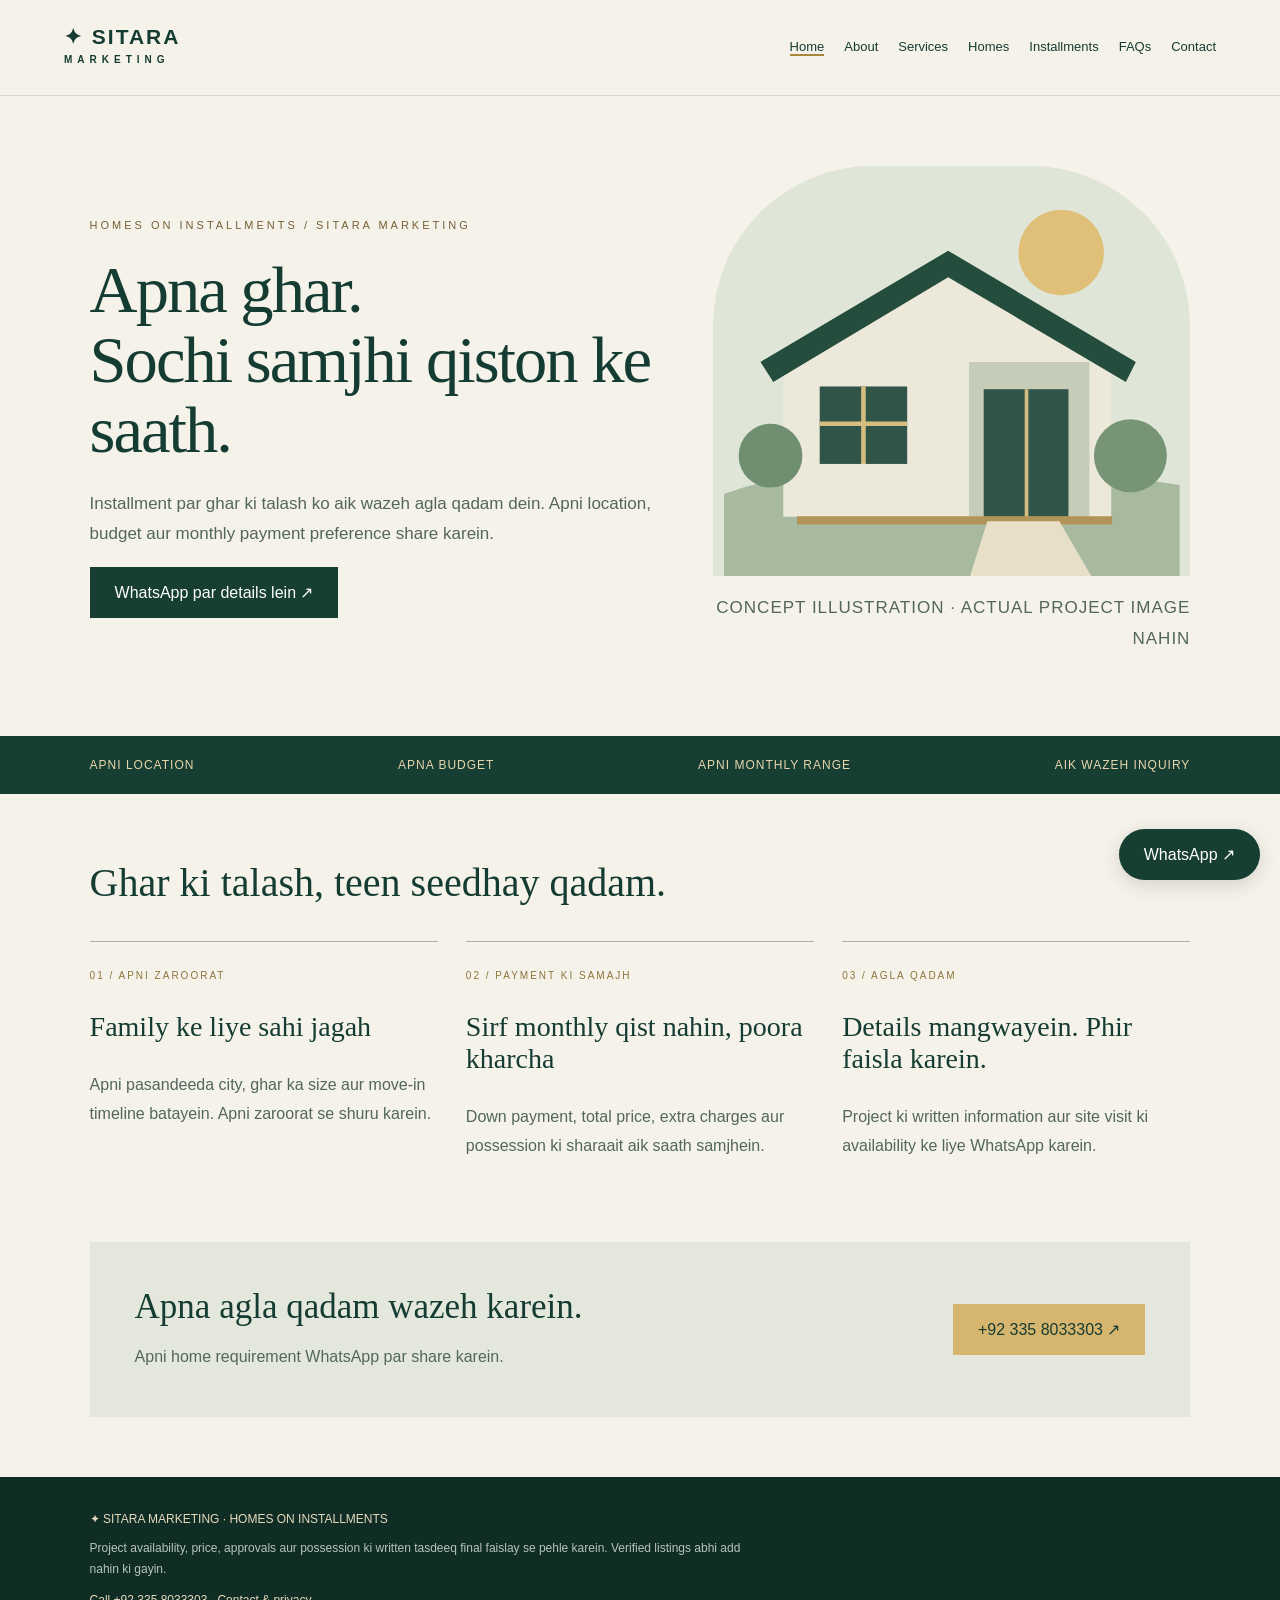
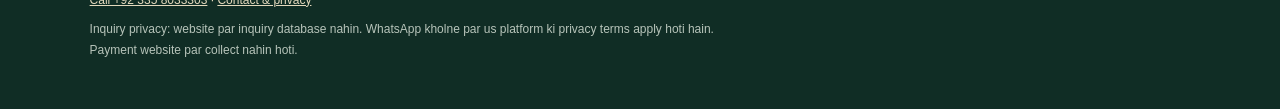
<file: website-html/index.html>
<!doctype html><html lang="ur-Latn"><head><meta charset="utf-8"><meta name="viewport" content="width=device-width,initial-scale=1"><title>Home | Sitara Marketing</title><meta name="description" content="Installment par ghar ki talash ko aik wazeh agla qadam dein. Apni location, budget aur monthly payment preference share karein."><link rel="stylesheet" href="style.css"></head><body><header><a class="brand" href="index.html">✦ SITARA<span>MARKETING</span></a><nav aria-label="Main navigation"><a href="index.html" aria-current="page">Home</a><a href="about.html">About</a><a href="services.html">Services</a><a href="homes.html">Homes</a><a href="installments.html">Installments</a><a href="faq.html">FAQs</a><a href="contact.html">Contact</a></nav></header><main><section class="hero"><div><div class="eyebrow">HOMES ON INSTALLMENTS / SITARA MARKETING</div><h1>Apna ghar.<br>Sochi samjhi qiston ke saath.</h1><p>Installment par ghar ki talash ko aik wazeh agla qadam dein. Apni location, budget aur monthly payment preference share karein.</p><a class="btn" href="https://wa.me/923358033303?text=Assalam%20o%20Alaikum%2C%20mujhe%20installment%20homes%20ki%20details%20chahiye.">WhatsApp par details lein ↗</a></div><div><div class="scene"><svg viewBox="0 0 500 450" xmlns="http://www.w3.org/2000/svg"><rect width="500" height="450" fill="#dfe6d8"/><circle cx="370" cy="95" r="47" fill="#e0bf79"/><path d="M0 360 Q160 300 500 350V450H0Z" fill="#a7baa0"/><path d="M65 385V205L246 112L425 205V385Z" fill="#ece9da"/><path d="M40 215L246 93L452 215L441 237L246 122L54 237Z" fill="#244d3d"/><path d="M269 215H401V385H269Z" fill="#c5ccb8"/><rect x="105" y="242" width="96" height="85" fill="#315448"/><path d="M153 242V327M105 283H201" stroke="#d5bd80" stroke-width="5"/><rect x="285" y="245" width="93" height="140" fill="#315448"/><path d="M332 245V385" stroke="#d5bd80" stroke-width="4"/><path d="M80 389H426" stroke="#b39458" stroke-width="9"/><path d="M270 450L289 390H368L403 450" fill="#e8dfc8"/><circle cx="51" cy="318" r="35" fill="#6f8f70"/><circle cx="446" cy="318" r="40" fill="#779575"/></svg></div><p class="caption">CONCEPT ILLUSTRATION · ACTUAL PROJECT IMAGE NAHIN</p></div></section><div class="strip"><span>APNI LOCATION</span><span>APNA BUDGET</span><span>APNI MONTHLY RANGE</span><span>AIK WAZEH INQUIRY</span></div><section class="section"><h2>Ghar ki talash, teen seedhay qadam.</h2><div class="cards"><article class="card"><small>01 / APNI ZAROORAT</small><h3>Family ke liye sahi jagah</h3><p>Apni pasandeeda city, ghar ka size aur move-in timeline batayein. Apni zaroorat se shuru karein.</p></article><article class="card"><small>02 / PAYMENT KI SAMAJH</small><h3>Sirf monthly qist nahin, poora kharcha</h3><p>Down payment, total price, extra charges aur possession ki sharaait aik saath samjhein.</p></article><article class="card"><small>03 / AGLA QADAM</small><h3>Details mangwayein. Phir faisla karein.</h3><p>Project ki written information aur site visit ki availability ke liye WhatsApp karein.</p></article></div></section><section class="callout"><div><h2>Apna agla qadam wazeh karein.</h2><p>Apni home requirement WhatsApp par share karein.</p></div><a class="btn gold" href="https://wa.me/923358033303">+92 335 8033303 ↗</a></section></main><footer>✦ SITARA MARKETING · HOMES ON INSTALLMENTS<p>Project availability, price, approvals aur possession ki written tasdeeq final faislay se pehle karein. Verified listings abhi add nahin ki gayin.</p><a href="tel:+923358033303">Call +92 335 8033303</a> · <a href="contact.html">Contact & privacy</a><p>Inquiry privacy: website par inquiry database nahin. WhatsApp kholne par us platform ki privacy terms apply hoti hain. Payment website par collect nahin hoti.</p></footer><a class="btn floating" href="https://wa.me/923358033303" aria-label="WhatsApp Sitara Marketing">WhatsApp ↗</a><script src="app.js"></script></body></html>
</file>
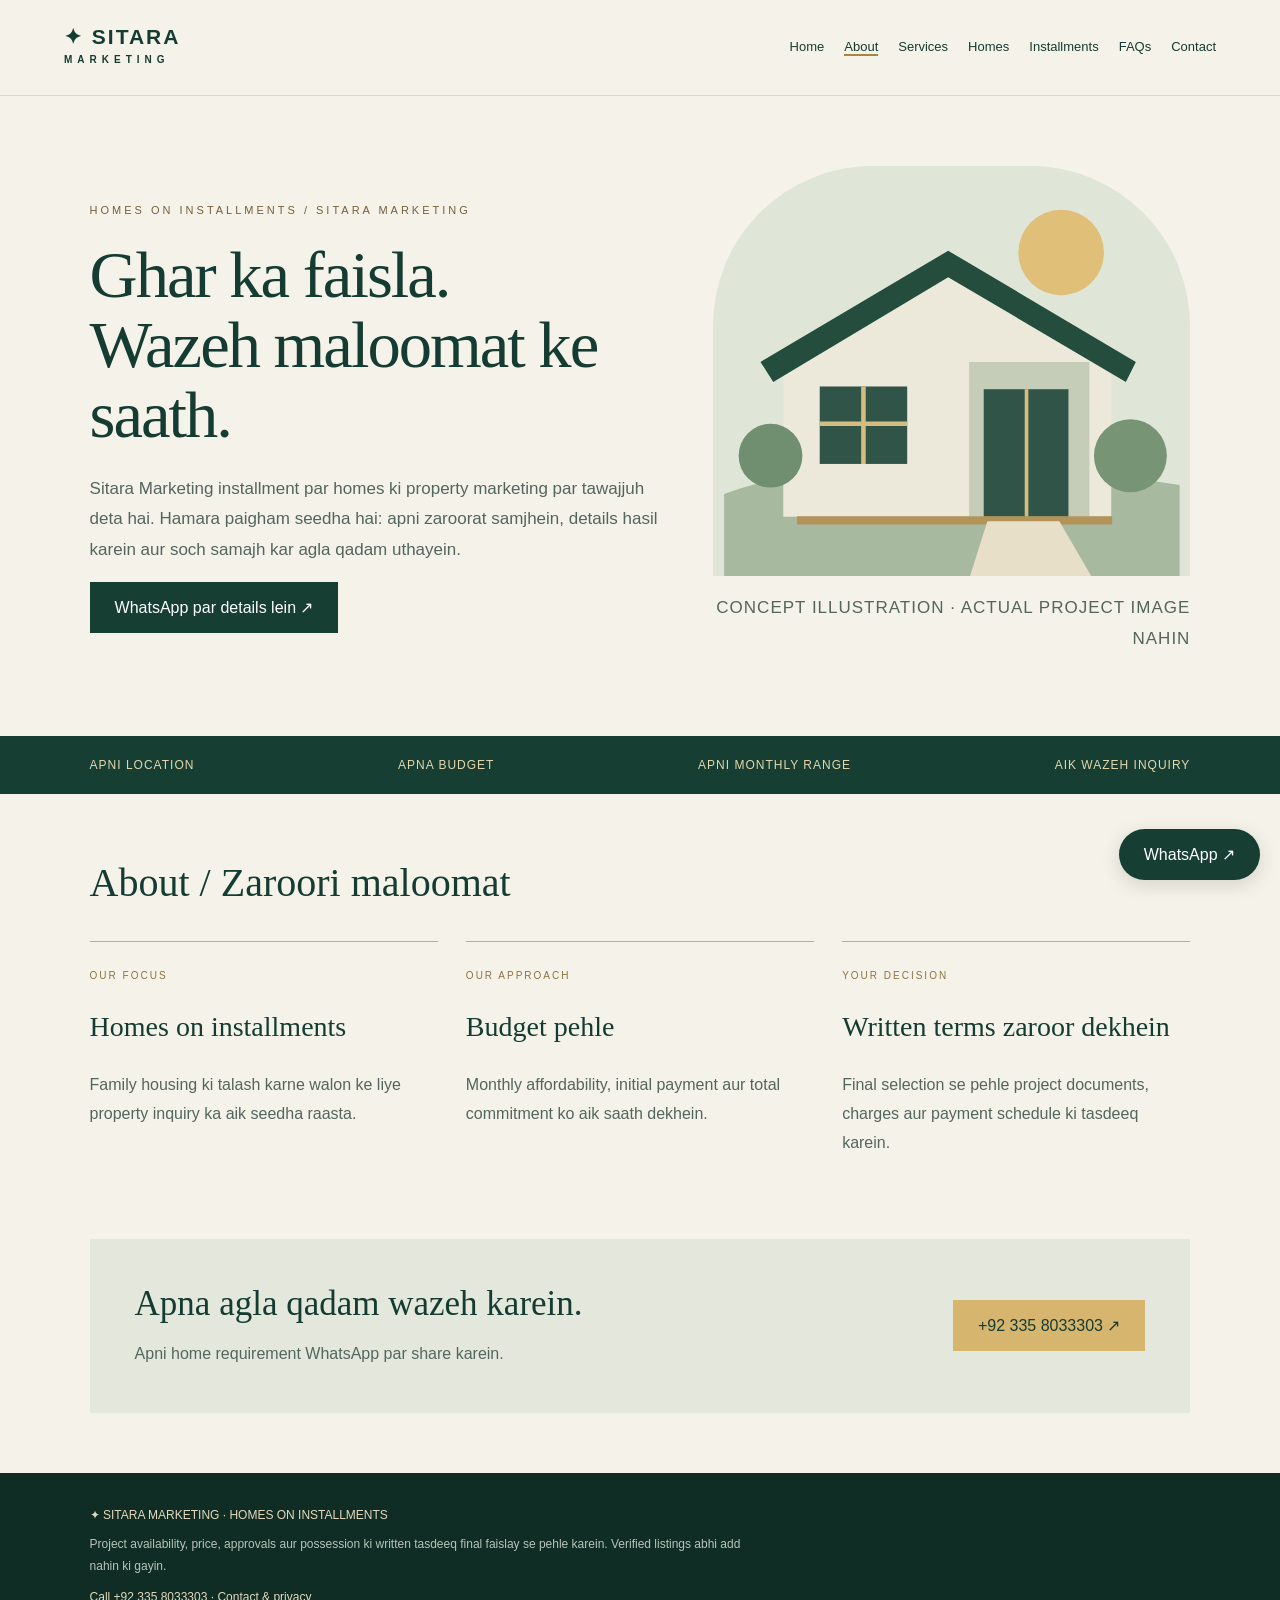
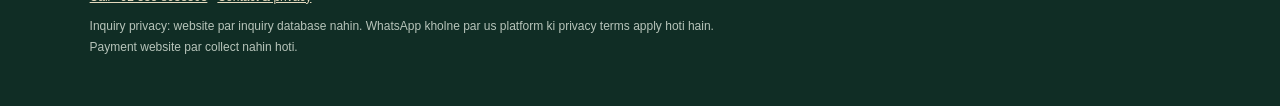
<file: website-html/about.html>
<!doctype html><html lang="ur-Latn"><head><meta charset="utf-8"><meta name="viewport" content="width=device-width,initial-scale=1"><title>About | Sitara Marketing</title><meta name="description" content="Sitara Marketing installment par homes ki property marketing par tawajjuh deta hai. Hamara paigham seedha hai: apni zaroorat samjhein, details hasil karein aur soch samajh kar agla qadam uthayein."><link rel="stylesheet" href="style.css"></head><body><header><a class="brand" href="index.html">✦ SITARA<span>MARKETING</span></a><nav aria-label="Main navigation"><a href="index.html">Home</a><a href="about.html" aria-current="page">About</a><a href="services.html">Services</a><a href="homes.html">Homes</a><a href="installments.html">Installments</a><a href="faq.html">FAQs</a><a href="contact.html">Contact</a></nav></header><main><section class="hero"><div><div class="eyebrow">HOMES ON INSTALLMENTS / SITARA MARKETING</div><h1>Ghar ka faisla.<br>Wazeh maloomat ke saath.</h1><p>Sitara Marketing installment par homes ki property marketing par tawajjuh deta hai. Hamara paigham seedha hai: apni zaroorat samjhein, details hasil karein aur soch samajh kar agla qadam uthayein.</p><a class="btn" href="https://wa.me/923358033303?text=Assalam%20o%20Alaikum%2C%20mujhe%20installment%20homes%20ki%20details%20chahiye.">WhatsApp par details lein ↗</a></div><div><div class="scene"><svg viewBox="0 0 500 450" xmlns="http://www.w3.org/2000/svg"><rect width="500" height="450" fill="#dfe6d8"/><circle cx="370" cy="95" r="47" fill="#e0bf79"/><path d="M0 360 Q160 300 500 350V450H0Z" fill="#a7baa0"/><path d="M65 385V205L246 112L425 205V385Z" fill="#ece9da"/><path d="M40 215L246 93L452 215L441 237L246 122L54 237Z" fill="#244d3d"/><path d="M269 215H401V385H269Z" fill="#c5ccb8"/><rect x="105" y="242" width="96" height="85" fill="#315448"/><path d="M153 242V327M105 283H201" stroke="#d5bd80" stroke-width="5"/><rect x="285" y="245" width="93" height="140" fill="#315448"/><path d="M332 245V385" stroke="#d5bd80" stroke-width="4"/><path d="M80 389H426" stroke="#b39458" stroke-width="9"/><path d="M270 450L289 390H368L403 450" fill="#e8dfc8"/><circle cx="51" cy="318" r="35" fill="#6f8f70"/><circle cx="446" cy="318" r="40" fill="#779575"/></svg></div><p class="caption">CONCEPT ILLUSTRATION · ACTUAL PROJECT IMAGE NAHIN</p></div></section><div class="strip"><span>APNI LOCATION</span><span>APNA BUDGET</span><span>APNI MONTHLY RANGE</span><span>AIK WAZEH INQUIRY</span></div><section class="section"><h2>About / Zaroori maloomat</h2><div class="cards"><article class="card"><small>OUR FOCUS</small><h3>Homes on installments</h3><p>Family housing ki talash karne walon ke liye property inquiry ka aik seedha raasta.</p></article><article class="card"><small>OUR APPROACH</small><h3>Budget pehle</h3><p>Monthly affordability, initial payment aur total commitment ko aik saath dekhein.</p></article><article class="card"><small>YOUR DECISION</small><h3>Written terms zaroor dekhein</h3><p>Final selection se pehle project documents, charges aur payment schedule ki tasdeeq karein.</p></article></div></section><section class="callout"><div><h2>Apna agla qadam wazeh karein.</h2><p>Apni home requirement WhatsApp par share karein.</p></div><a class="btn gold" href="https://wa.me/923358033303">+92 335 8033303 ↗</a></section></main><footer>✦ SITARA MARKETING · HOMES ON INSTALLMENTS<p>Project availability, price, approvals aur possession ki written tasdeeq final faislay se pehle karein. Verified listings abhi add nahin ki gayin.</p><a href="tel:+923358033303">Call +92 335 8033303</a> · <a href="contact.html">Contact & privacy</a><p>Inquiry privacy: website par inquiry database nahin. WhatsApp kholne par us platform ki privacy terms apply hoti hain. Payment website par collect nahin hoti.</p></footer><a class="btn floating" href="https://wa.me/923358033303" aria-label="WhatsApp Sitara Marketing">WhatsApp ↗</a><script src="app.js"></script></body></html>
</file>
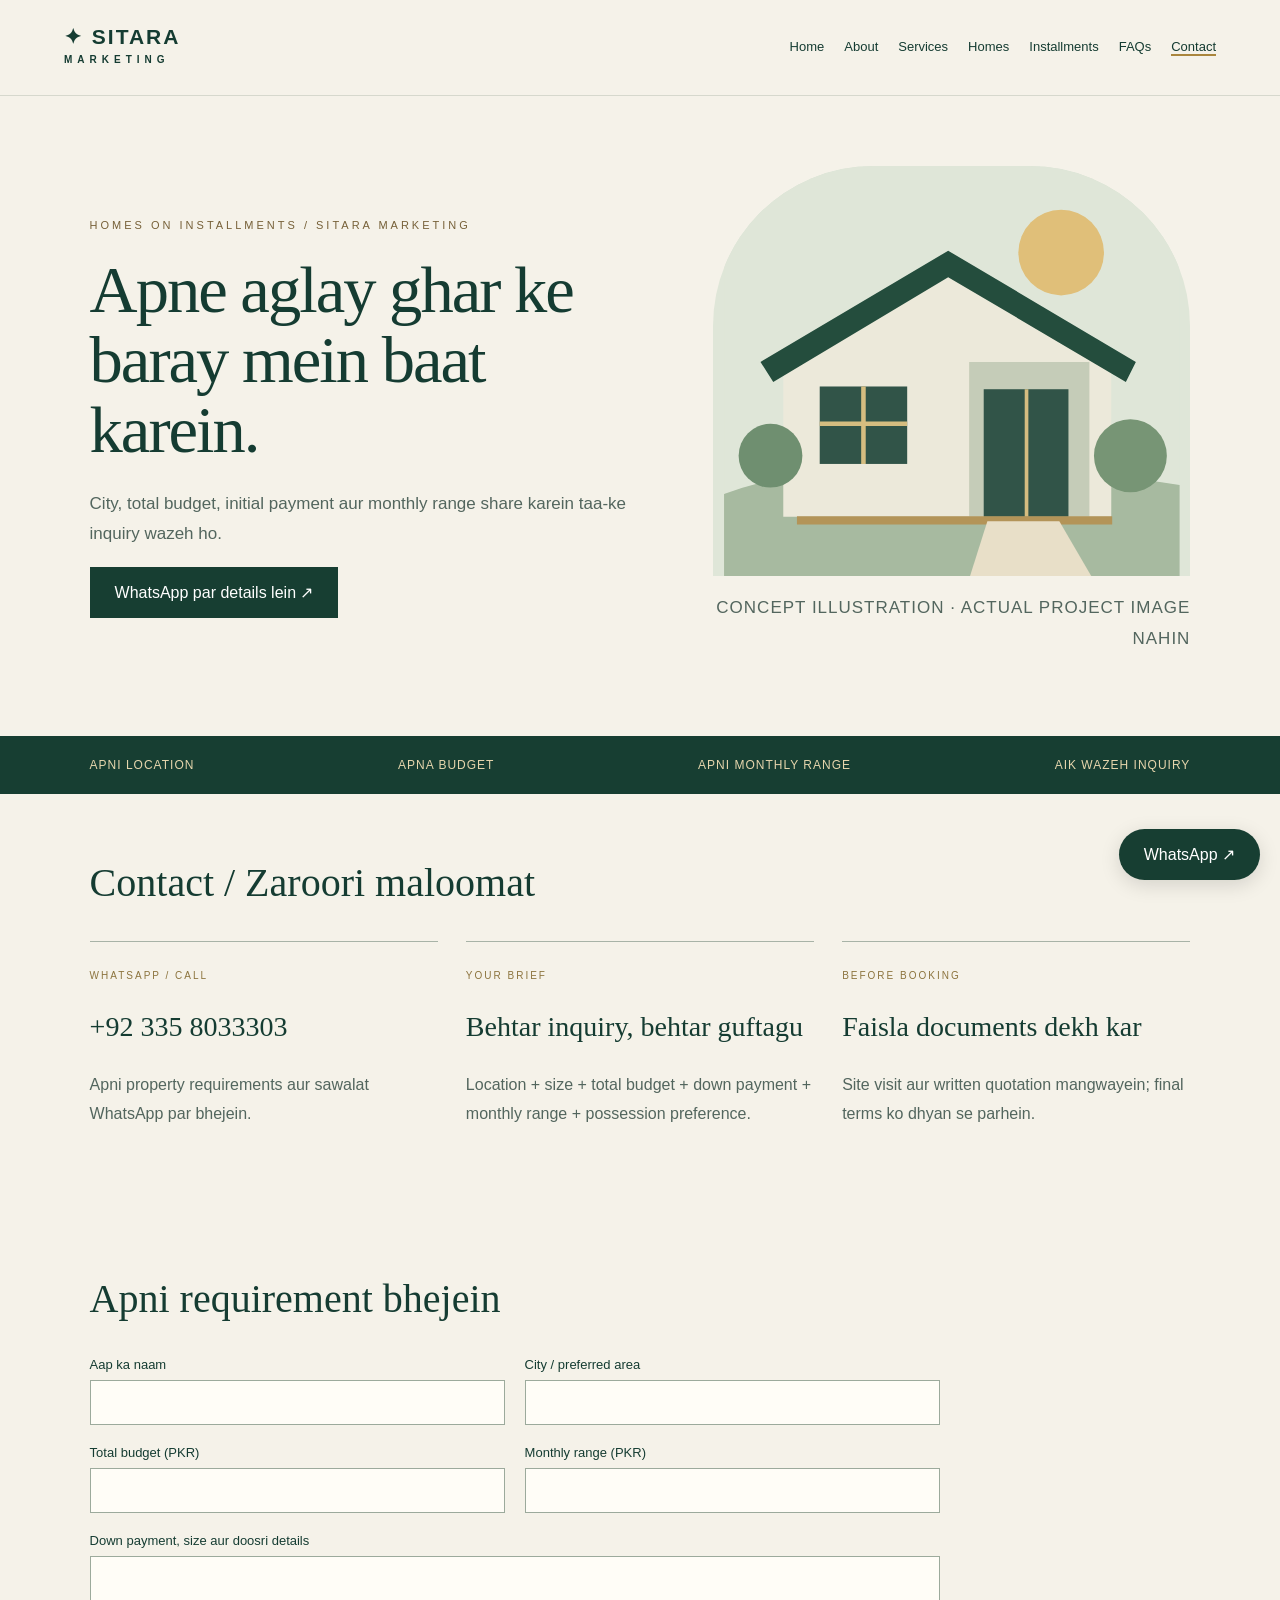
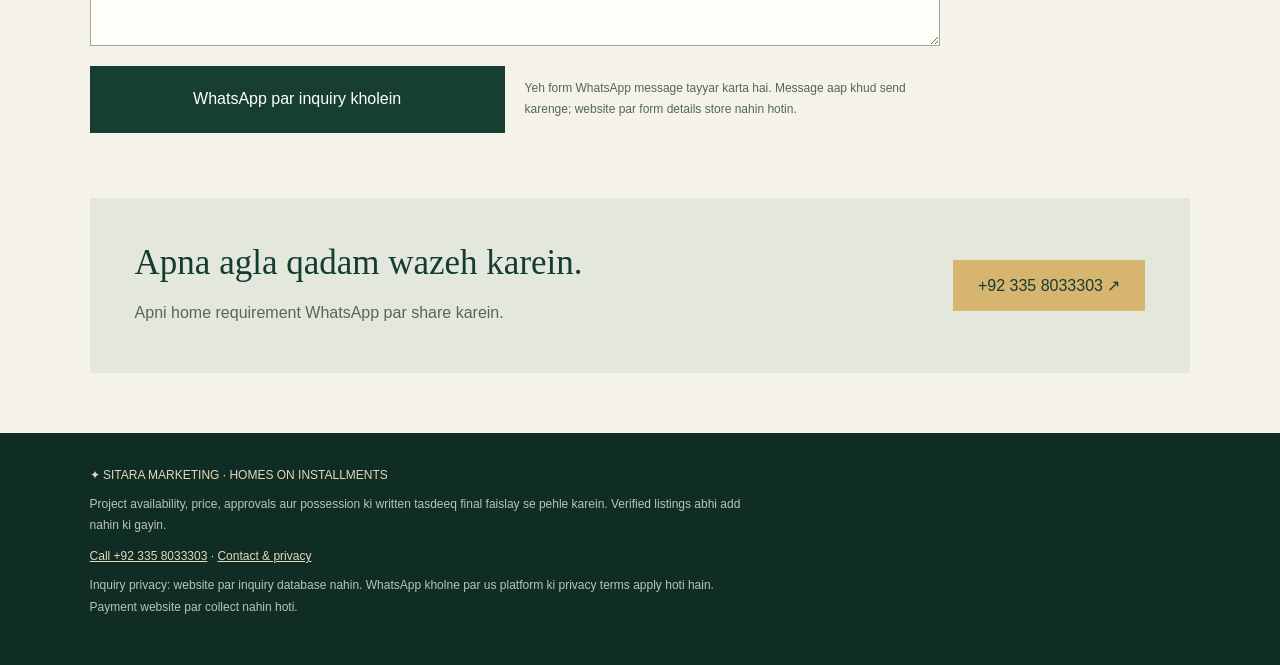
<file: website-html/contact.html>
<!doctype html><html lang="ur-Latn"><head><meta charset="utf-8"><meta name="viewport" content="width=device-width,initial-scale=1"><title>Contact | Sitara Marketing</title><meta name="description" content="City, total budget, initial payment aur monthly range share karein taa-ke inquiry wazeh ho."><link rel="stylesheet" href="style.css"></head><body><header><a class="brand" href="index.html">✦ SITARA<span>MARKETING</span></a><nav aria-label="Main navigation"><a href="index.html">Home</a><a href="about.html">About</a><a href="services.html">Services</a><a href="homes.html">Homes</a><a href="installments.html">Installments</a><a href="faq.html">FAQs</a><a href="contact.html" aria-current="page">Contact</a></nav></header><main><section class="hero"><div><div class="eyebrow">HOMES ON INSTALLMENTS / SITARA MARKETING</div><h1>Apne aglay ghar ke<br>baray mein baat karein.</h1><p>City, total budget, initial payment aur monthly range share karein taa-ke inquiry wazeh ho.</p><a class="btn" href="https://wa.me/923358033303?text=Assalam%20o%20Alaikum%2C%20mujhe%20installment%20homes%20ki%20details%20chahiye.">WhatsApp par details lein ↗</a></div><div><div class="scene"><svg viewBox="0 0 500 450" xmlns="http://www.w3.org/2000/svg"><rect width="500" height="450" fill="#dfe6d8"/><circle cx="370" cy="95" r="47" fill="#e0bf79"/><path d="M0 360 Q160 300 500 350V450H0Z" fill="#a7baa0"/><path d="M65 385V205L246 112L425 205V385Z" fill="#ece9da"/><path d="M40 215L246 93L452 215L441 237L246 122L54 237Z" fill="#244d3d"/><path d="M269 215H401V385H269Z" fill="#c5ccb8"/><rect x="105" y="242" width="96" height="85" fill="#315448"/><path d="M153 242V327M105 283H201" stroke="#d5bd80" stroke-width="5"/><rect x="285" y="245" width="93" height="140" fill="#315448"/><path d="M332 245V385" stroke="#d5bd80" stroke-width="4"/><path d="M80 389H426" stroke="#b39458" stroke-width="9"/><path d="M270 450L289 390H368L403 450" fill="#e8dfc8"/><circle cx="51" cy="318" r="35" fill="#6f8f70"/><circle cx="446" cy="318" r="40" fill="#779575"/></svg></div><p class="caption">CONCEPT ILLUSTRATION · ACTUAL PROJECT IMAGE NAHIN</p></div></section><div class="strip"><span>APNI LOCATION</span><span>APNA BUDGET</span><span>APNI MONTHLY RANGE</span><span>AIK WAZEH INQUIRY</span></div><section class="section"><h2>Contact / Zaroori maloomat</h2><div class="cards"><article class="card"><small>WHATSAPP / CALL</small><h3>+92 335 8033303</h3><p>Apni property requirements aur sawalat WhatsApp par bhejein.</p></article><article class="card"><small>YOUR BRIEF</small><h3>Behtar inquiry, behtar guftagu</h3><p>Location + size + total budget + down payment + monthly range + possession preference.</p></article><article class="card"><small>BEFORE BOOKING</small><h3>Faisla documents dekh kar</h3><p>Site visit aur written quotation mangwayein; final terms ko dhyan se parhein.</p></article></div></section><section class="section"><h2>Apni requirement bhejein</h2><form id="inquiry"><label>Aap ka naam<input name="naam" required maxlength="100"></label><label>City / preferred area<input name="location" required maxlength="150"></label><label>Total budget (PKR)<input name="budget" required maxlength="80"></label><label>Monthly range (PKR)<input name="monthly" required maxlength="80"></label><label class="full">Down payment, size aur doosri details<textarea name="details" rows="4" maxlength="1500"></textarea></label><button class="btn" type="submit">WhatsApp par inquiry kholein</button><p class="note">Yeh form WhatsApp message tayyar karta hai. Message aap khud send karenge; website par form details store nahin hotin.</p></form></section><section class="callout"><div><h2>Apna agla qadam wazeh karein.</h2><p>Apni home requirement WhatsApp par share karein.</p></div><a class="btn gold" href="https://wa.me/923358033303">+92 335 8033303 ↗</a></section></main><footer>✦ SITARA MARKETING · HOMES ON INSTALLMENTS<p>Project availability, price, approvals aur possession ki written tasdeeq final faislay se pehle karein. Verified listings abhi add nahin ki gayin.</p><a href="tel:+923358033303">Call +92 335 8033303</a> · <a href="contact.html">Contact & privacy</a><p>Inquiry privacy: website par inquiry database nahin. WhatsApp kholne par us platform ki privacy terms apply hoti hain. Payment website par collect nahin hoti.</p></footer><a class="btn floating" href="https://wa.me/923358033303" aria-label="WhatsApp Sitara Marketing">WhatsApp ↗</a><script src="app.js"></script></body></html>
</file>
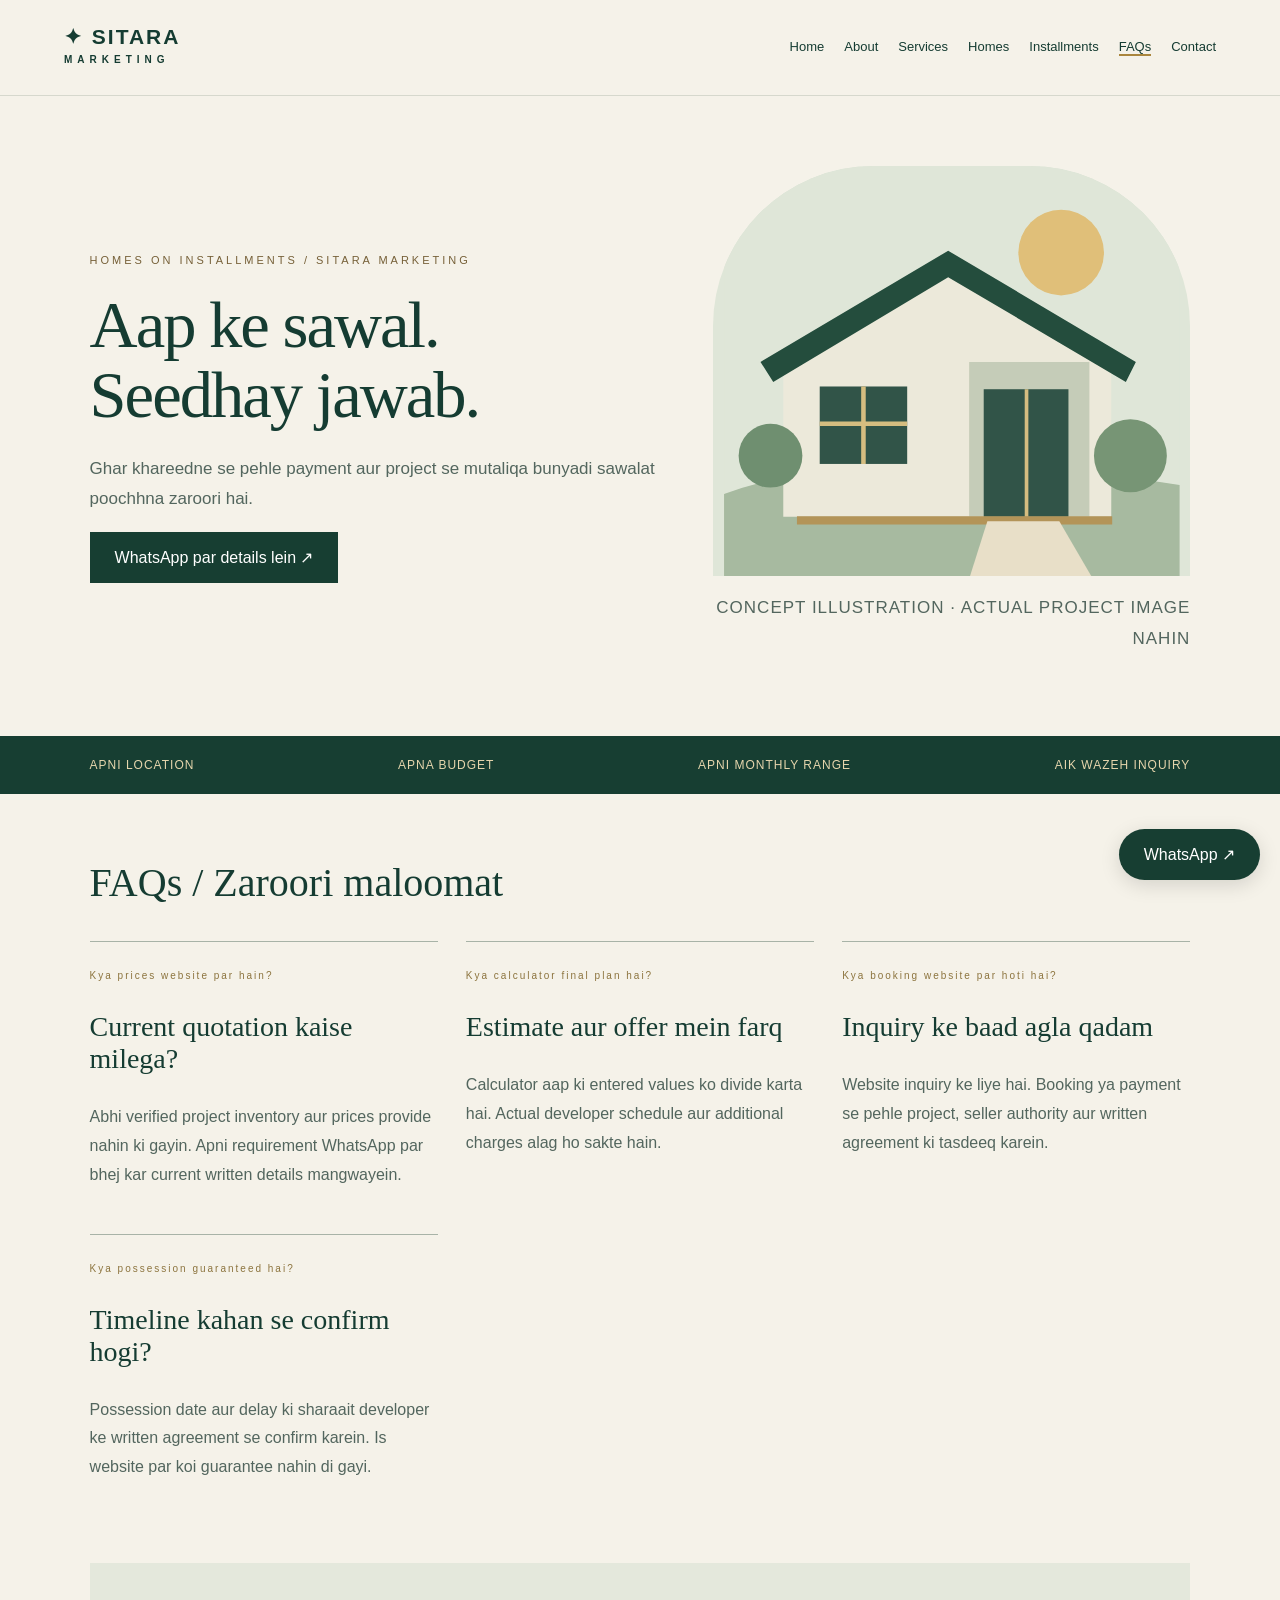
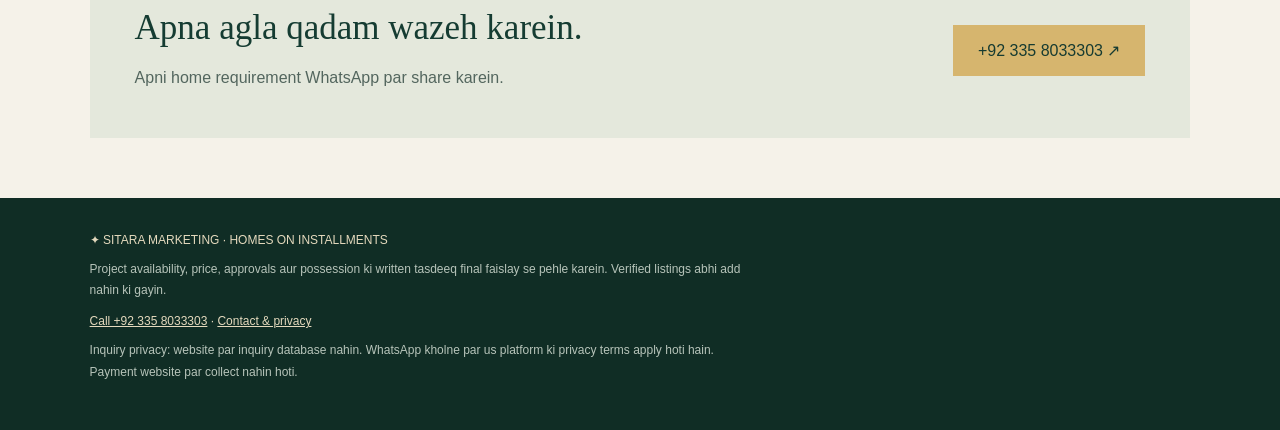
<file: website-html/faq.html>
<!doctype html><html lang="ur-Latn"><head><meta charset="utf-8"><meta name="viewport" content="width=device-width,initial-scale=1"><title>FAQs | Sitara Marketing</title><meta name="description" content="Ghar khareedne se pehle payment aur project se mutaliqa bunyadi sawalat poochhna zaroori hai."><link rel="stylesheet" href="style.css"></head><body><header><a class="brand" href="index.html">✦ SITARA<span>MARKETING</span></a><nav aria-label="Main navigation"><a href="index.html">Home</a><a href="about.html">About</a><a href="services.html">Services</a><a href="homes.html">Homes</a><a href="installments.html">Installments</a><a href="faq.html" aria-current="page">FAQs</a><a href="contact.html">Contact</a></nav></header><main><section class="hero"><div><div class="eyebrow">HOMES ON INSTALLMENTS / SITARA MARKETING</div><h1>Aap ke sawal.<br>Seedhay jawab.</h1><p>Ghar khareedne se pehle payment aur project se mutaliqa bunyadi sawalat poochhna zaroori hai.</p><a class="btn" href="https://wa.me/923358033303?text=Assalam%20o%20Alaikum%2C%20mujhe%20installment%20homes%20ki%20details%20chahiye.">WhatsApp par details lein ↗</a></div><div><div class="scene"><svg viewBox="0 0 500 450" xmlns="http://www.w3.org/2000/svg"><rect width="500" height="450" fill="#dfe6d8"/><circle cx="370" cy="95" r="47" fill="#e0bf79"/><path d="M0 360 Q160 300 500 350V450H0Z" fill="#a7baa0"/><path d="M65 385V205L246 112L425 205V385Z" fill="#ece9da"/><path d="M40 215L246 93L452 215L441 237L246 122L54 237Z" fill="#244d3d"/><path d="M269 215H401V385H269Z" fill="#c5ccb8"/><rect x="105" y="242" width="96" height="85" fill="#315448"/><path d="M153 242V327M105 283H201" stroke="#d5bd80" stroke-width="5"/><rect x="285" y="245" width="93" height="140" fill="#315448"/><path d="M332 245V385" stroke="#d5bd80" stroke-width="4"/><path d="M80 389H426" stroke="#b39458" stroke-width="9"/><path d="M270 450L289 390H368L403 450" fill="#e8dfc8"/><circle cx="51" cy="318" r="35" fill="#6f8f70"/><circle cx="446" cy="318" r="40" fill="#779575"/></svg></div><p class="caption">CONCEPT ILLUSTRATION · ACTUAL PROJECT IMAGE NAHIN</p></div></section><div class="strip"><span>APNI LOCATION</span><span>APNA BUDGET</span><span>APNI MONTHLY RANGE</span><span>AIK WAZEH INQUIRY</span></div><section class="section"><h2>FAQs / Zaroori maloomat</h2><div class="cards"><article class="card"><small>Kya prices website par hain?</small><h3>Current quotation kaise milega?</h3><p>Abhi verified project inventory aur prices provide nahin ki gayin. Apni requirement WhatsApp par bhej kar current written details mangwayein.</p></article><article class="card"><small>Kya calculator final plan hai?</small><h3>Estimate aur offer mein farq</h3><p>Calculator aap ki entered values ko divide karta hai. Actual developer schedule aur additional charges alag ho sakte hain.</p></article><article class="card"><small>Kya booking website par hoti hai?</small><h3>Inquiry ke baad agla qadam</h3><p>Website inquiry ke liye hai. Booking ya payment se pehle project, seller authority aur written agreement ki tasdeeq karein.</p></article><article class="card"><small>Kya possession guaranteed hai?</small><h3>Timeline kahan se confirm hogi?</h3><p>Possession date aur delay ki sharaait developer ke written agreement se confirm karein. Is website par koi guarantee nahin di gayi.</p></article></div></section><section class="callout"><div><h2>Apna agla qadam wazeh karein.</h2><p>Apni home requirement WhatsApp par share karein.</p></div><a class="btn gold" href="https://wa.me/923358033303">+92 335 8033303 ↗</a></section></main><footer>✦ SITARA MARKETING · HOMES ON INSTALLMENTS<p>Project availability, price, approvals aur possession ki written tasdeeq final faislay se pehle karein. Verified listings abhi add nahin ki gayin.</p><a href="tel:+923358033303">Call +92 335 8033303</a> · <a href="contact.html">Contact & privacy</a><p>Inquiry privacy: website par inquiry database nahin. WhatsApp kholne par us platform ki privacy terms apply hoti hain. Payment website par collect nahin hoti.</p></footer><a class="btn floating" href="https://wa.me/923358033303" aria-label="WhatsApp Sitara Marketing">WhatsApp ↗</a><script src="app.js"></script></body></html>
</file>
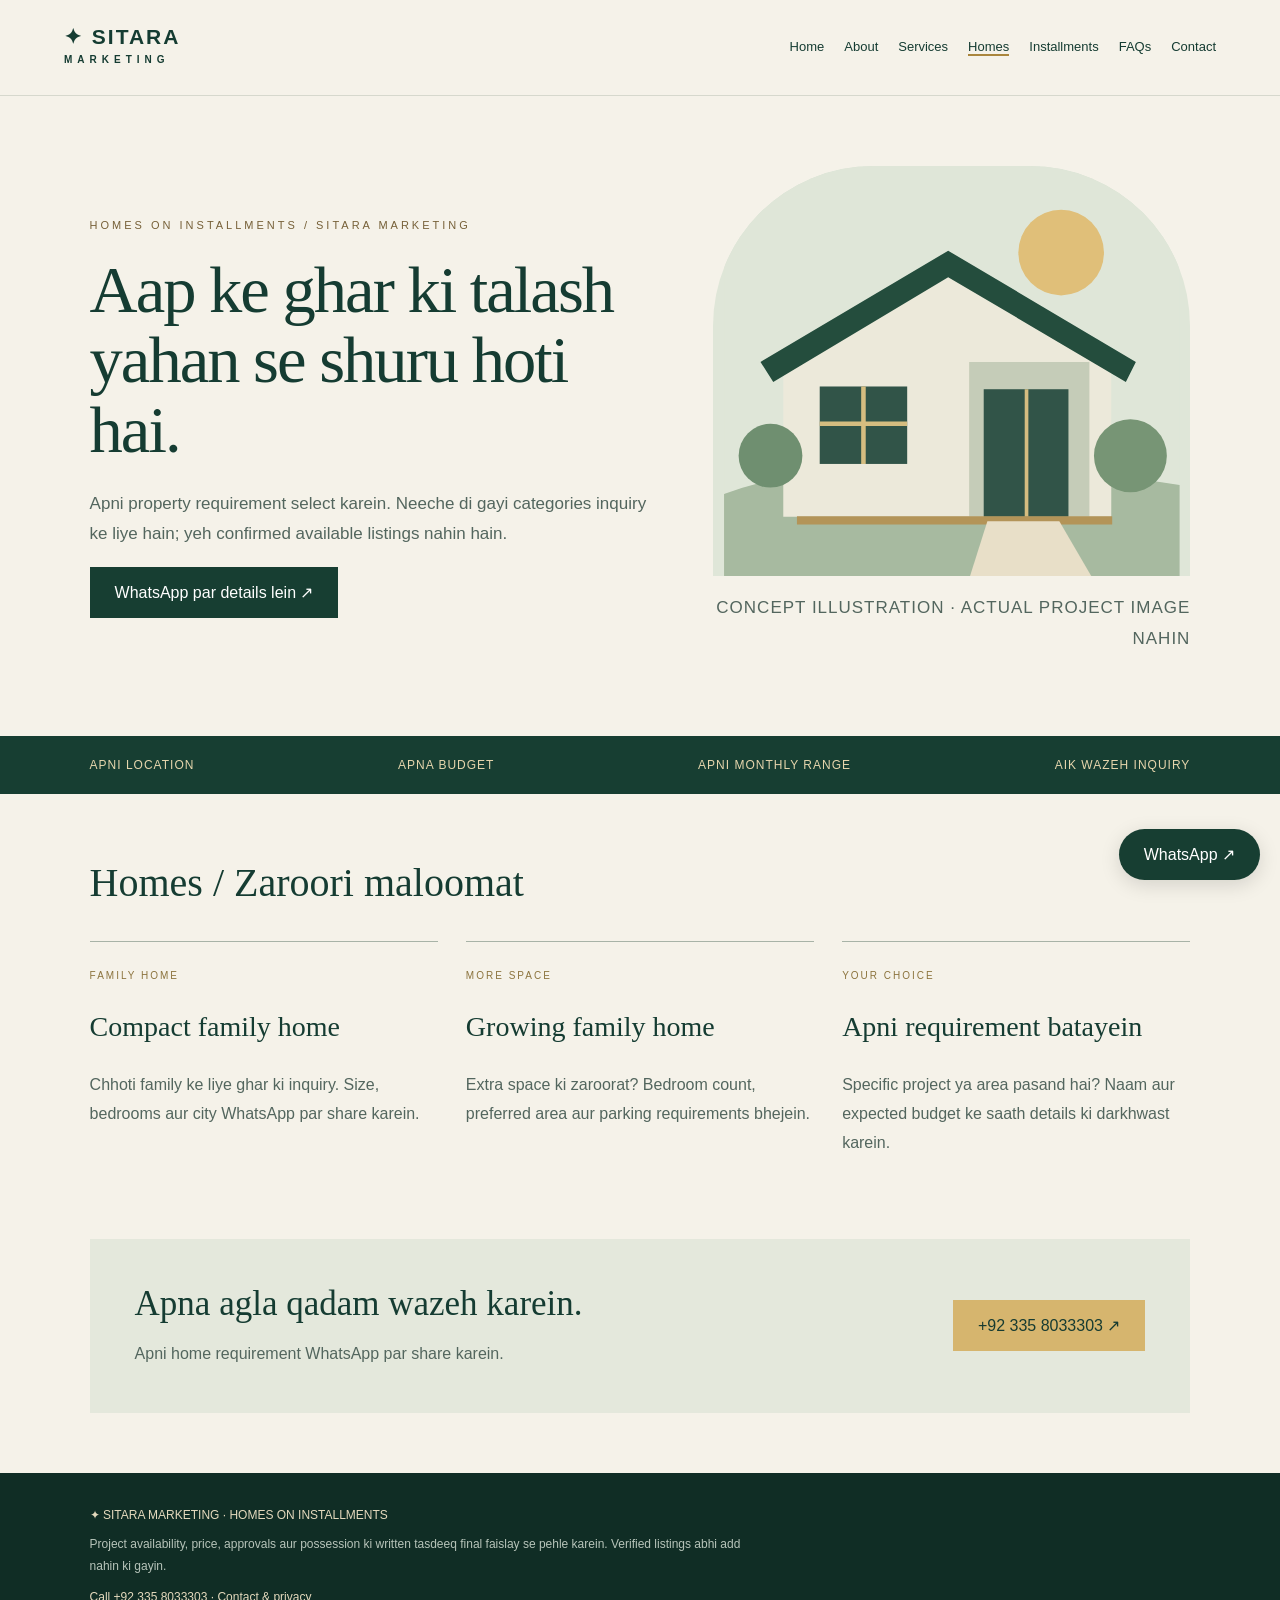
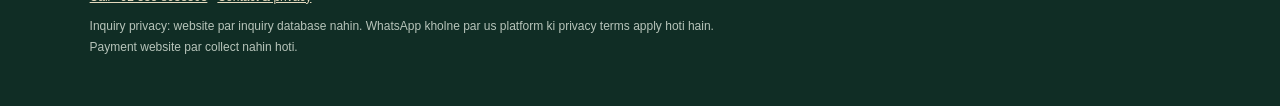
<file: website-html/homes.html>
<!doctype html><html lang="ur-Latn"><head><meta charset="utf-8"><meta name="viewport" content="width=device-width,initial-scale=1"><title>Homes | Sitara Marketing</title><meta name="description" content="Apni property requirement select karein. Neeche di gayi categories inquiry ke liye hain; yeh confirmed available listings nahin hain."><link rel="stylesheet" href="style.css"></head><body><header><a class="brand" href="index.html">✦ SITARA<span>MARKETING</span></a><nav aria-label="Main navigation"><a href="index.html">Home</a><a href="about.html">About</a><a href="services.html">Services</a><a href="homes.html" aria-current="page">Homes</a><a href="installments.html">Installments</a><a href="faq.html">FAQs</a><a href="contact.html">Contact</a></nav></header><main><section class="hero"><div><div class="eyebrow">HOMES ON INSTALLMENTS / SITARA MARKETING</div><h1>Aap ke ghar ki talash<br>yahan se shuru hoti hai.</h1><p>Apni property requirement select karein. Neeche di gayi categories inquiry ke liye hain; yeh confirmed available listings nahin hain.</p><a class="btn" href="https://wa.me/923358033303?text=Assalam%20o%20Alaikum%2C%20mujhe%20installment%20homes%20ki%20details%20chahiye.">WhatsApp par details lein ↗</a></div><div><div class="scene"><svg viewBox="0 0 500 450" xmlns="http://www.w3.org/2000/svg"><rect width="500" height="450" fill="#dfe6d8"/><circle cx="370" cy="95" r="47" fill="#e0bf79"/><path d="M0 360 Q160 300 500 350V450H0Z" fill="#a7baa0"/><path d="M65 385V205L246 112L425 205V385Z" fill="#ece9da"/><path d="M40 215L246 93L452 215L441 237L246 122L54 237Z" fill="#244d3d"/><path d="M269 215H401V385H269Z" fill="#c5ccb8"/><rect x="105" y="242" width="96" height="85" fill="#315448"/><path d="M153 242V327M105 283H201" stroke="#d5bd80" stroke-width="5"/><rect x="285" y="245" width="93" height="140" fill="#315448"/><path d="M332 245V385" stroke="#d5bd80" stroke-width="4"/><path d="M80 389H426" stroke="#b39458" stroke-width="9"/><path d="M270 450L289 390H368L403 450" fill="#e8dfc8"/><circle cx="51" cy="318" r="35" fill="#6f8f70"/><circle cx="446" cy="318" r="40" fill="#779575"/></svg></div><p class="caption">CONCEPT ILLUSTRATION · ACTUAL PROJECT IMAGE NAHIN</p></div></section><div class="strip"><span>APNI LOCATION</span><span>APNA BUDGET</span><span>APNI MONTHLY RANGE</span><span>AIK WAZEH INQUIRY</span></div><section class="section"><h2>Homes / Zaroori maloomat</h2><div class="cards"><article class="card"><small>FAMILY HOME</small><h3>Compact family home</h3><p>Chhoti family ke liye ghar ki inquiry. Size, bedrooms aur city WhatsApp par share karein.</p></article><article class="card"><small>MORE SPACE</small><h3>Growing family home</h3><p>Extra space ki zaroorat? Bedroom count, preferred area aur parking requirements bhejein.</p></article><article class="card"><small>YOUR CHOICE</small><h3>Apni requirement batayein</h3><p>Specific project ya area pasand hai? Naam aur expected budget ke saath details ki darkhwast karein.</p></article></div></section><section class="callout"><div><h2>Apna agla qadam wazeh karein.</h2><p>Apni home requirement WhatsApp par share karein.</p></div><a class="btn gold" href="https://wa.me/923358033303">+92 335 8033303 ↗</a></section></main><footer>✦ SITARA MARKETING · HOMES ON INSTALLMENTS<p>Project availability, price, approvals aur possession ki written tasdeeq final faislay se pehle karein. Verified listings abhi add nahin ki gayin.</p><a href="tel:+923358033303">Call +92 335 8033303</a> · <a href="contact.html">Contact & privacy</a><p>Inquiry privacy: website par inquiry database nahin. WhatsApp kholne par us platform ki privacy terms apply hoti hain. Payment website par collect nahin hoti.</p></footer><a class="btn floating" href="https://wa.me/923358033303" aria-label="WhatsApp Sitara Marketing">WhatsApp ↗</a><script src="app.js"></script></body></html>
</file>
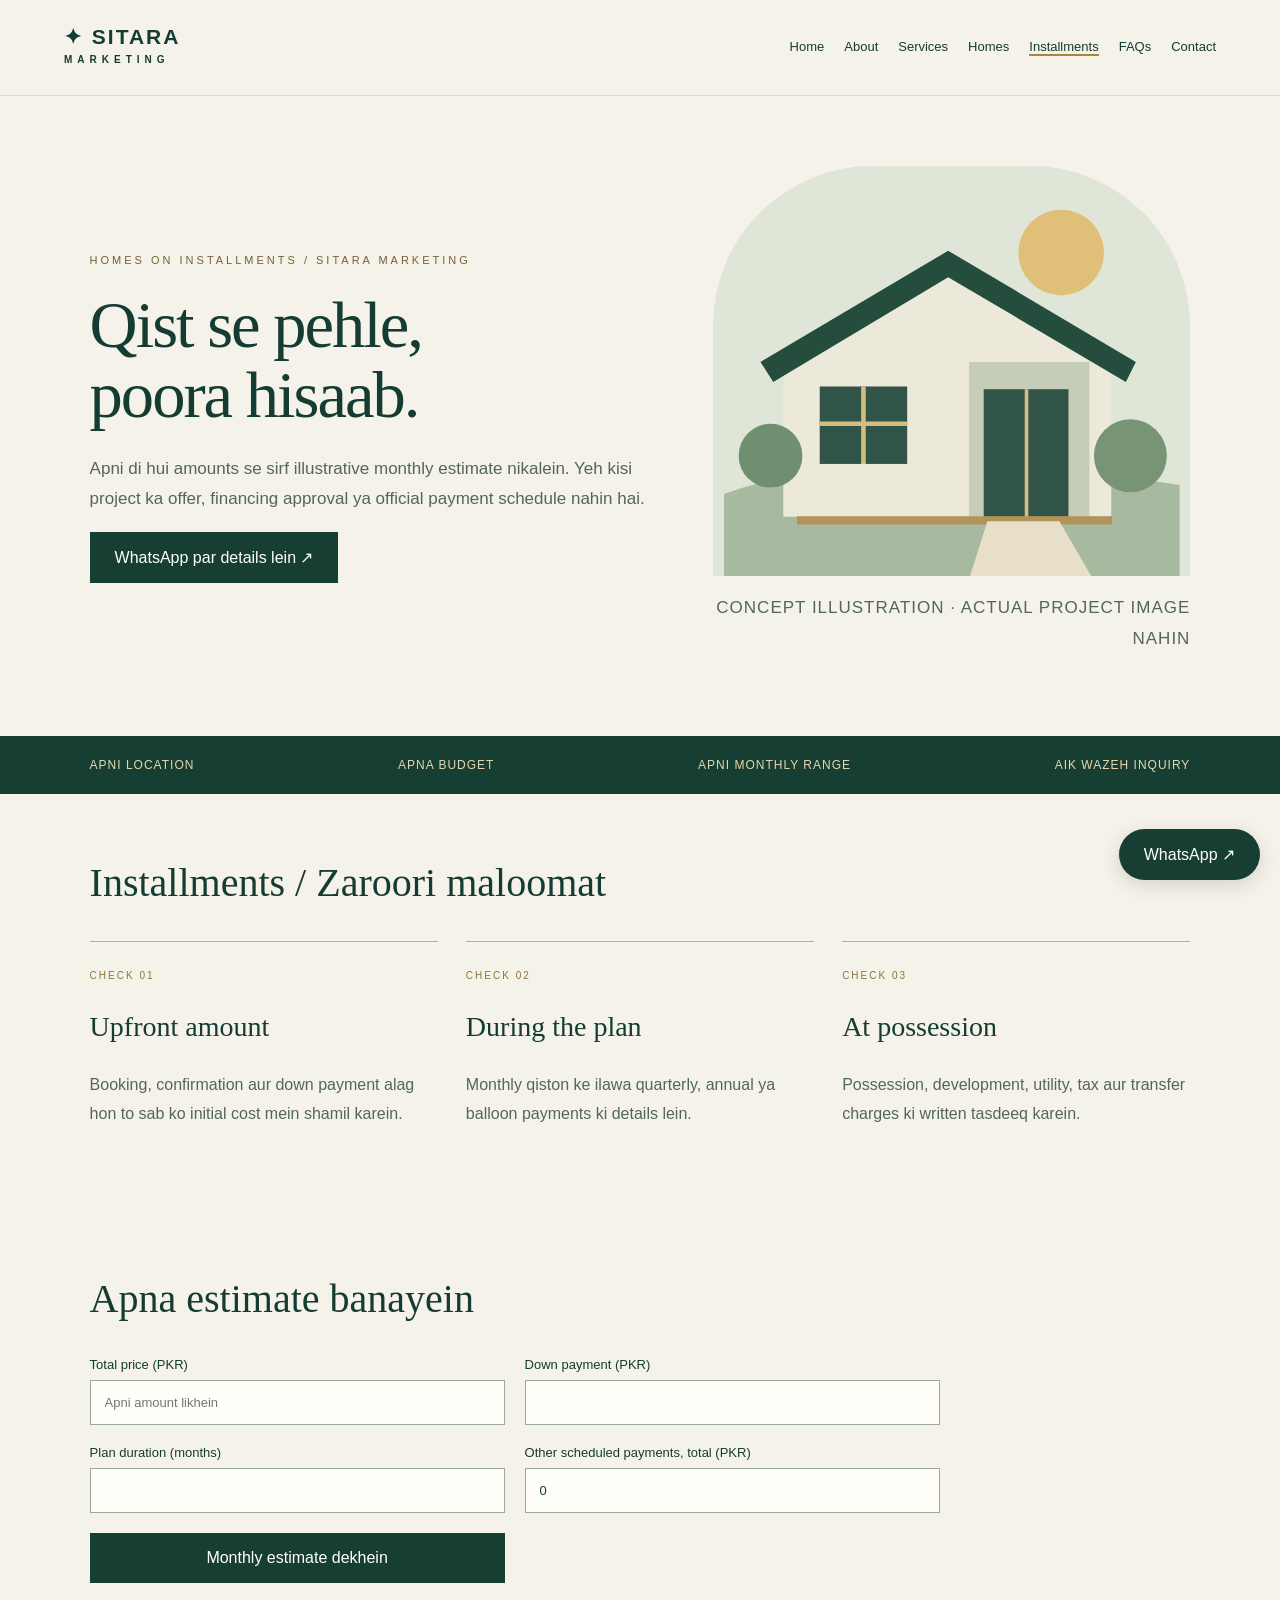
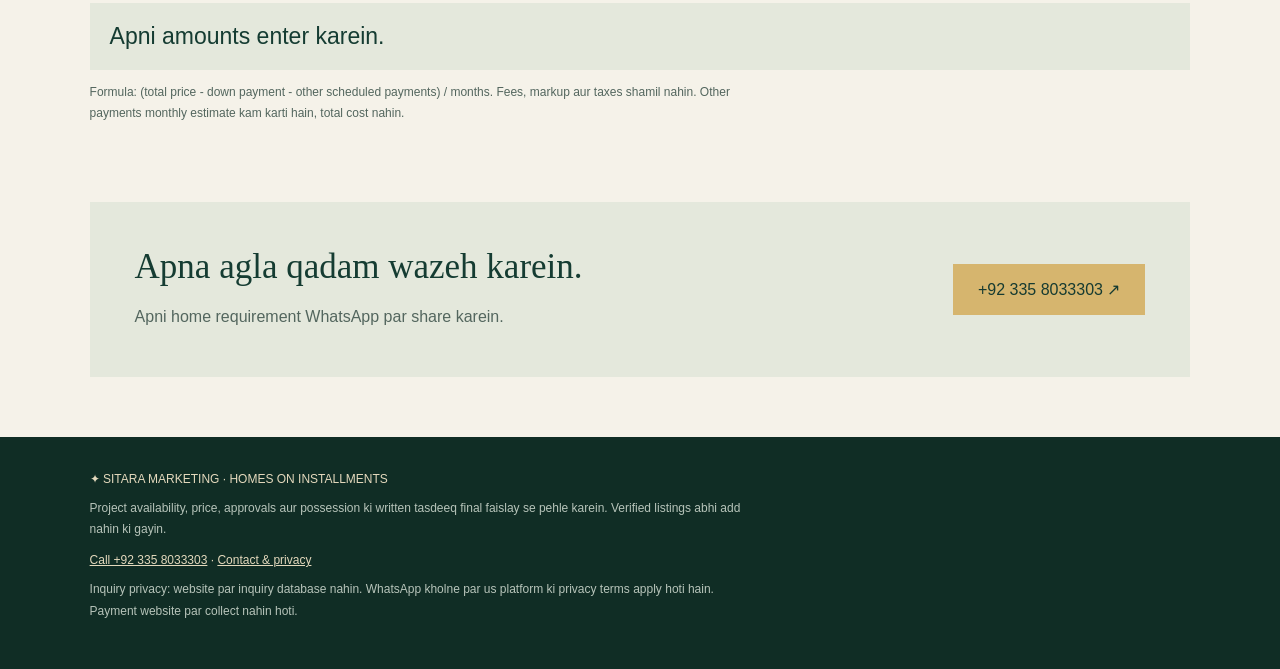
<file: website-html/installments.html>
<!doctype html><html lang="ur-Latn"><head><meta charset="utf-8"><meta name="viewport" content="width=device-width,initial-scale=1"><title>Installments | Sitara Marketing</title><meta name="description" content="Apni di hui amounts se sirf illustrative monthly estimate nikalein. Yeh kisi project ka offer, financing approval ya official payment schedule nahin hai."><link rel="stylesheet" href="style.css"></head><body><header><a class="brand" href="index.html">✦ SITARA<span>MARKETING</span></a><nav aria-label="Main navigation"><a href="index.html">Home</a><a href="about.html">About</a><a href="services.html">Services</a><a href="homes.html">Homes</a><a href="installments.html" aria-current="page">Installments</a><a href="faq.html">FAQs</a><a href="contact.html">Contact</a></nav></header><main><section class="hero"><div><div class="eyebrow">HOMES ON INSTALLMENTS / SITARA MARKETING</div><h1>Qist se pehle,<br>poora hisaab.</h1><p>Apni di hui amounts se sirf illustrative monthly estimate nikalein. Yeh kisi project ka offer, financing approval ya official payment schedule nahin hai.</p><a class="btn" href="https://wa.me/923358033303?text=Assalam%20o%20Alaikum%2C%20mujhe%20installment%20homes%20ki%20details%20chahiye.">WhatsApp par details lein ↗</a></div><div><div class="scene"><svg viewBox="0 0 500 450" xmlns="http://www.w3.org/2000/svg"><rect width="500" height="450" fill="#dfe6d8"/><circle cx="370" cy="95" r="47" fill="#e0bf79"/><path d="M0 360 Q160 300 500 350V450H0Z" fill="#a7baa0"/><path d="M65 385V205L246 112L425 205V385Z" fill="#ece9da"/><path d="M40 215L246 93L452 215L441 237L246 122L54 237Z" fill="#244d3d"/><path d="M269 215H401V385H269Z" fill="#c5ccb8"/><rect x="105" y="242" width="96" height="85" fill="#315448"/><path d="M153 242V327M105 283H201" stroke="#d5bd80" stroke-width="5"/><rect x="285" y="245" width="93" height="140" fill="#315448"/><path d="M332 245V385" stroke="#d5bd80" stroke-width="4"/><path d="M80 389H426" stroke="#b39458" stroke-width="9"/><path d="M270 450L289 390H368L403 450" fill="#e8dfc8"/><circle cx="51" cy="318" r="35" fill="#6f8f70"/><circle cx="446" cy="318" r="40" fill="#779575"/></svg></div><p class="caption">CONCEPT ILLUSTRATION · ACTUAL PROJECT IMAGE NAHIN</p></div></section><div class="strip"><span>APNI LOCATION</span><span>APNA BUDGET</span><span>APNI MONTHLY RANGE</span><span>AIK WAZEH INQUIRY</span></div><section class="section"><h2>Installments / Zaroori maloomat</h2><div class="cards"><article class="card"><small>CHECK 01</small><h3>Upfront amount</h3><p>Booking, confirmation aur down payment alag hon to sab ko initial cost mein shamil karein.</p></article><article class="card"><small>CHECK 02</small><h3>During the plan</h3><p>Monthly qiston ke ilawa quarterly, annual ya balloon payments ki details lein.</p></article><article class="card"><small>CHECK 03</small><h3>At possession</h3><p>Possession, development, utility, tax aur transfer charges ki written tasdeeq karein.</p></article></div></section><section class="section"><h2>Apna estimate banayein</h2><form id="calc"><label>Total price (PKR)<input id="price" type="number" min="1" required placeholder="Apni amount likhein"></label><label>Down payment (PKR)<input id="down" type="number" min="0" required></label><label>Plan duration (months)<input id="months" type="number" min="1" max="600" required></label><label>Other scheduled payments, total (PKR)<input id="other" type="number" min="0" value="0" required></label><button class="btn" type="submit">Monthly estimate dekhein</button></form><div class="result" id="result" aria-live="polite">Apni amounts enter karein.</div><p class="note">Formula: (total price - down payment - other scheduled payments) / months. Fees, markup aur taxes shamil nahin. Other payments monthly estimate kam karti hain, total cost nahin.</p></section><section class="callout"><div><h2>Apna agla qadam wazeh karein.</h2><p>Apni home requirement WhatsApp par share karein.</p></div><a class="btn gold" href="https://wa.me/923358033303">+92 335 8033303 ↗</a></section></main><footer>✦ SITARA MARKETING · HOMES ON INSTALLMENTS<p>Project availability, price, approvals aur possession ki written tasdeeq final faislay se pehle karein. Verified listings abhi add nahin ki gayin.</p><a href="tel:+923358033303">Call +92 335 8033303</a> · <a href="contact.html">Contact & privacy</a><p>Inquiry privacy: website par inquiry database nahin. WhatsApp kholne par us platform ki privacy terms apply hoti hain. Payment website par collect nahin hoti.</p></footer><a class="btn floating" href="https://wa.me/923358033303" aria-label="WhatsApp Sitara Marketing">WhatsApp ↗</a><script src="app.js"></script></body></html>
</file>
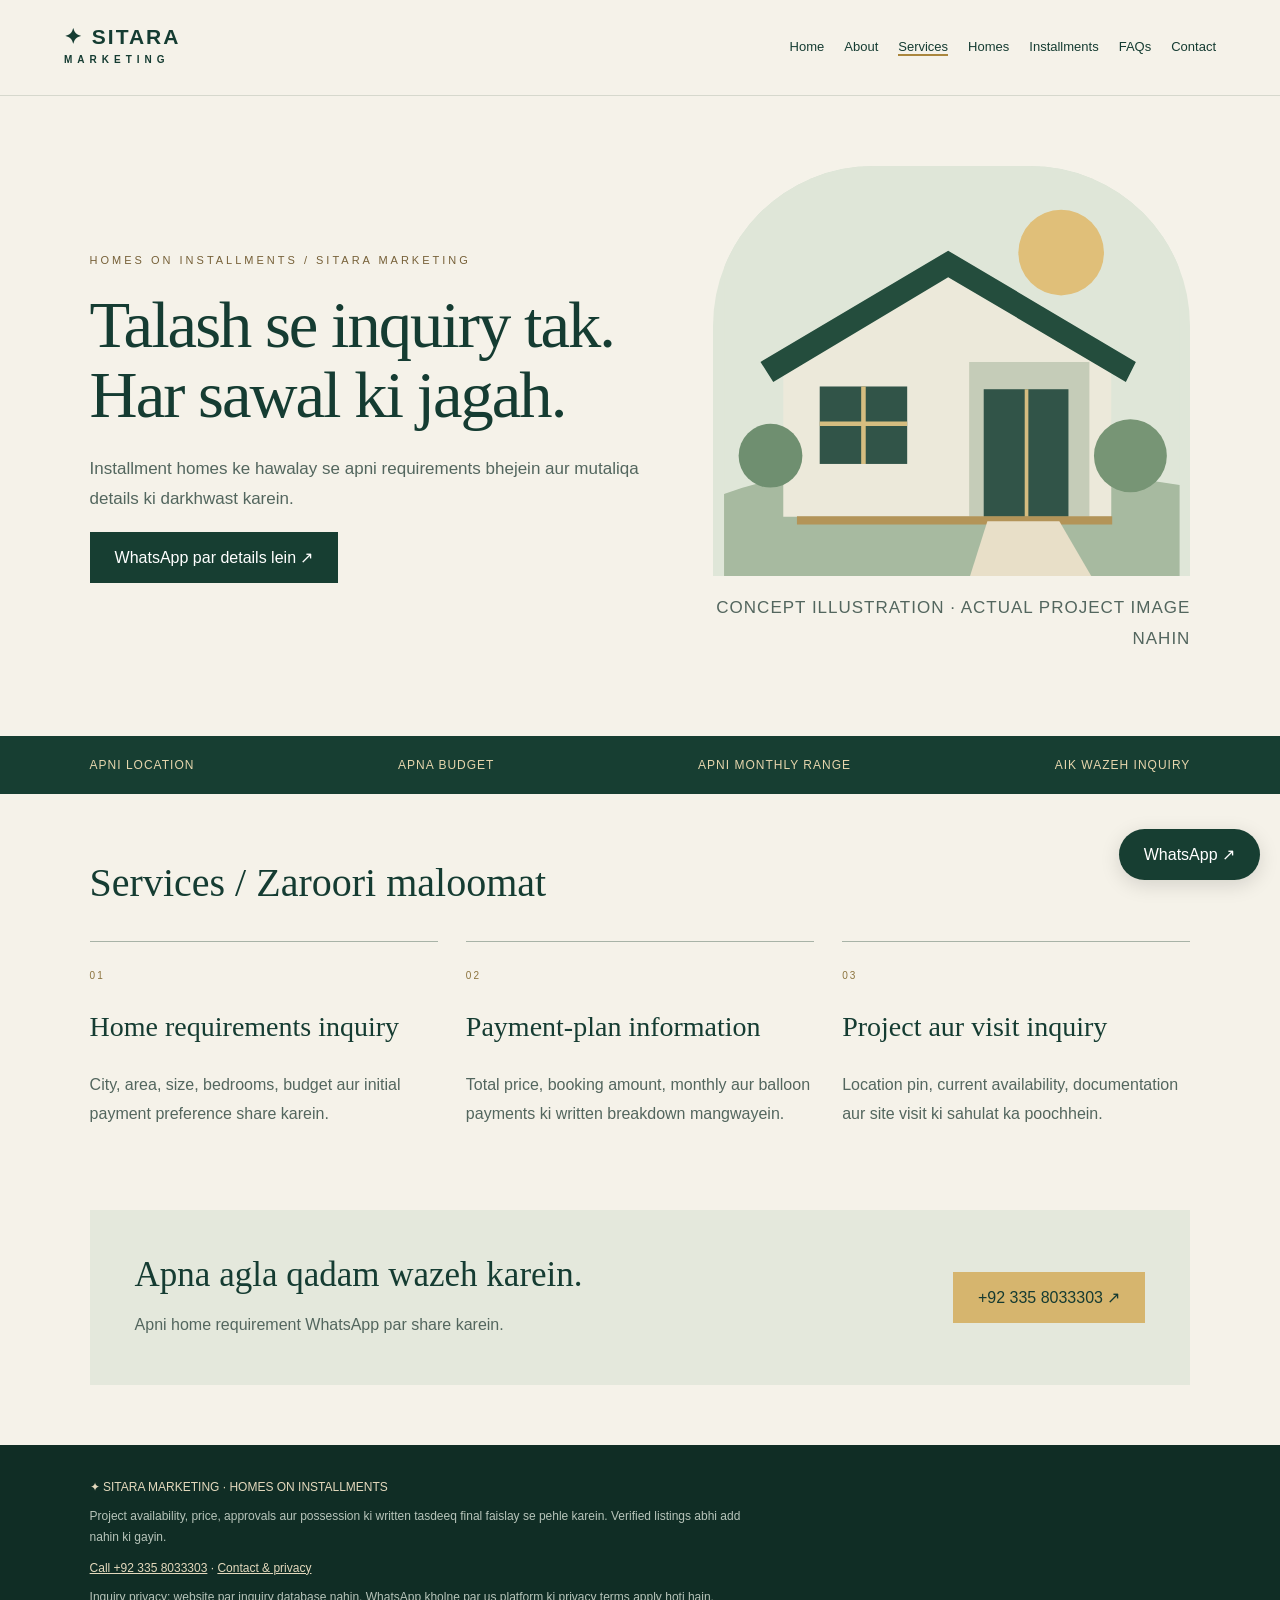
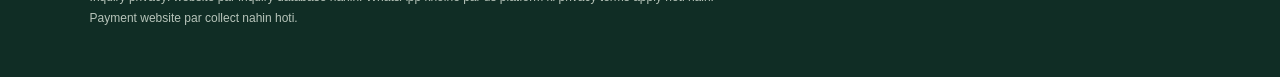
<file: website-html/services.html>
<!doctype html><html lang="ur-Latn"><head><meta charset="utf-8"><meta name="viewport" content="width=device-width,initial-scale=1"><title>Services | Sitara Marketing</title><meta name="description" content="Installment homes ke hawalay se apni requirements bhejein aur mutaliqa details ki darkhwast karein."><link rel="stylesheet" href="style.css"></head><body><header><a class="brand" href="index.html">✦ SITARA<span>MARKETING</span></a><nav aria-label="Main navigation"><a href="index.html">Home</a><a href="about.html">About</a><a href="services.html" aria-current="page">Services</a><a href="homes.html">Homes</a><a href="installments.html">Installments</a><a href="faq.html">FAQs</a><a href="contact.html">Contact</a></nav></header><main><section class="hero"><div><div class="eyebrow">HOMES ON INSTALLMENTS / SITARA MARKETING</div><h1>Talash se inquiry tak.<br>Har sawal ki jagah.</h1><p>Installment homes ke hawalay se apni requirements bhejein aur mutaliqa details ki darkhwast karein.</p><a class="btn" href="https://wa.me/923358033303?text=Assalam%20o%20Alaikum%2C%20mujhe%20installment%20homes%20ki%20details%20chahiye.">WhatsApp par details lein ↗</a></div><div><div class="scene"><svg viewBox="0 0 500 450" xmlns="http://www.w3.org/2000/svg"><rect width="500" height="450" fill="#dfe6d8"/><circle cx="370" cy="95" r="47" fill="#e0bf79"/><path d="M0 360 Q160 300 500 350V450H0Z" fill="#a7baa0"/><path d="M65 385V205L246 112L425 205V385Z" fill="#ece9da"/><path d="M40 215L246 93L452 215L441 237L246 122L54 237Z" fill="#244d3d"/><path d="M269 215H401V385H269Z" fill="#c5ccb8"/><rect x="105" y="242" width="96" height="85" fill="#315448"/><path d="M153 242V327M105 283H201" stroke="#d5bd80" stroke-width="5"/><rect x="285" y="245" width="93" height="140" fill="#315448"/><path d="M332 245V385" stroke="#d5bd80" stroke-width="4"/><path d="M80 389H426" stroke="#b39458" stroke-width="9"/><path d="M270 450L289 390H368L403 450" fill="#e8dfc8"/><circle cx="51" cy="318" r="35" fill="#6f8f70"/><circle cx="446" cy="318" r="40" fill="#779575"/></svg></div><p class="caption">CONCEPT ILLUSTRATION · ACTUAL PROJECT IMAGE NAHIN</p></div></section><div class="strip"><span>APNI LOCATION</span><span>APNA BUDGET</span><span>APNI MONTHLY RANGE</span><span>AIK WAZEH INQUIRY</span></div><section class="section"><h2>Services / Zaroori maloomat</h2><div class="cards"><article class="card"><small>01</small><h3>Home requirements inquiry</h3><p>City, area, size, bedrooms, budget aur initial payment preference share karein.</p></article><article class="card"><small>02</small><h3>Payment-plan information</h3><p>Total price, booking amount, monthly aur balloon payments ki written breakdown mangwayein.</p></article><article class="card"><small>03</small><h3>Project aur visit inquiry</h3><p>Location pin, current availability, documentation aur site visit ki sahulat ka poochhein.</p></article></div></section><section class="callout"><div><h2>Apna agla qadam wazeh karein.</h2><p>Apni home requirement WhatsApp par share karein.</p></div><a class="btn gold" href="https://wa.me/923358033303">+92 335 8033303 ↗</a></section></main><footer>✦ SITARA MARKETING · HOMES ON INSTALLMENTS<p>Project availability, price, approvals aur possession ki written tasdeeq final faislay se pehle karein. Verified listings abhi add nahin ki gayin.</p><a href="tel:+923358033303">Call +92 335 8033303</a> · <a href="contact.html">Contact & privacy</a><p>Inquiry privacy: website par inquiry database nahin. WhatsApp kholne par us platform ki privacy terms apply hoti hain. Payment website par collect nahin hoti.</p></footer><a class="btn floating" href="https://wa.me/923358033303" aria-label="WhatsApp Sitara Marketing">WhatsApp ↗</a><script src="app.js"></script></body></html>
</file>
<file: website-html/style.css>
*{box-sizing:border-box}body{margin:0;background:#f5f2e9;color:#153c32;font-family:Arial,sans-serif}a{color:inherit}header{display:flex;align-items:center;justify-content:space-between;padding:25px 5%;border-bottom:1px solid #d6d8cd;gap:20px}.brand{text-decoration:none;font-weight:800;letter-spacing:2px;font-size:21px}.brand span{display:block;font-size:10px;letter-spacing:5px;margin:5px 0}nav{display:flex;gap:20px;flex-wrap:wrap}nav a{text-decoration:none;font-size:13px}nav a[aria-current=page]{border-bottom:2px solid #aa863d}.btn{display:inline-block;background:#173e32;color:white;padding:16px 25px;text-decoration:none;border:0;cursor:pointer;font:inherit}.gold{background:#d6b56e;color:#163b31}.hero{padding:70px 7% 65px;display:grid;grid-template-columns:1.2fr 1fr;gap:50px;align-items:center}.eyebrow{font-size:11px;letter-spacing:3px;text-transform:uppercase;color:#766038}h1{font-family:Georgia,serif;font-size:clamp(40px,5.2vw,76px);line-height:1.05;letter-spacing:-2px;font-weight:400;margin:24px 0}p{line-height:1.8;color:#53665e;max-width:670px}.hero p{font-size:17px}.scene{height:410px;position:relative;overflow:hidden;background:#dfe6d8;border-radius:160px 160px 0 0;display:flex;align-items:center;justify-content:center}.scene svg{width:100%;height:100%}.caption{font-size:10px;text-align:right;letter-spacing:1px}.strip{background:#173e32;color:#e6d6ad;padding:22px 7%;display:flex;justify-content:space-between;gap:20px;font-size:12px;letter-spacing:1px}.section{padding:65px 7%}.section h2{font:40px Georgia;margin:0 0 35px}.cards{display:grid;grid-template-columns:repeat(3,1fr);gap:28px}.card{border-top:1px solid #a8b3a7;padding-top:23px}.card small{font-size:10px;letter-spacing:2px;color:#8c743e}.card h3{font:28px Georgia;font-weight:400}.callout{margin:0 7% 60px;padding:45px;background:#e4e8dc;display:flex;align-items:center;justify-content:space-between;gap:30px}.callout h2{font:35px Georgia;margin:0}.callout p{margin-bottom:0}footer{padding:35px 7%;background:#102d25;color:#e4d9bd;font-size:12px}footer p{color:#b7c4ba}form{display:grid;grid-template-columns:repeat(2,1fr);gap:20px;max-width:850px}label{font-size:13px}input,select,textarea{display:block;width:100%;padding:14px;border:1px solid #9caa9c;background:#fffdf7;margin-top:8px;color:#173e32;font:inherit}.result{padding:20px;background:#e4e8dc;font-size:23px;margin-top:20px}.note{font-size:12px}.floating{position:fixed;bottom:20px;right:20px;border-radius:40px;box-shadow:0 5px 20px #0002}.full{grid-column:1/-1}@media(max-width:800px){header{align-items:flex-start;flex-direction:column}nav{gap:14px}.hero{grid-template-columns:1fr;padding:40px 7%;gap:30px}.scene{height:300px}.cards{grid-template-columns:1fr}.strip{flex-wrap:wrap}.callout{flex-direction:column;align-items:flex-start}form{grid-template-columns:1fr}.floating{font-size:12px;padding:12px 18px}}
</file>
